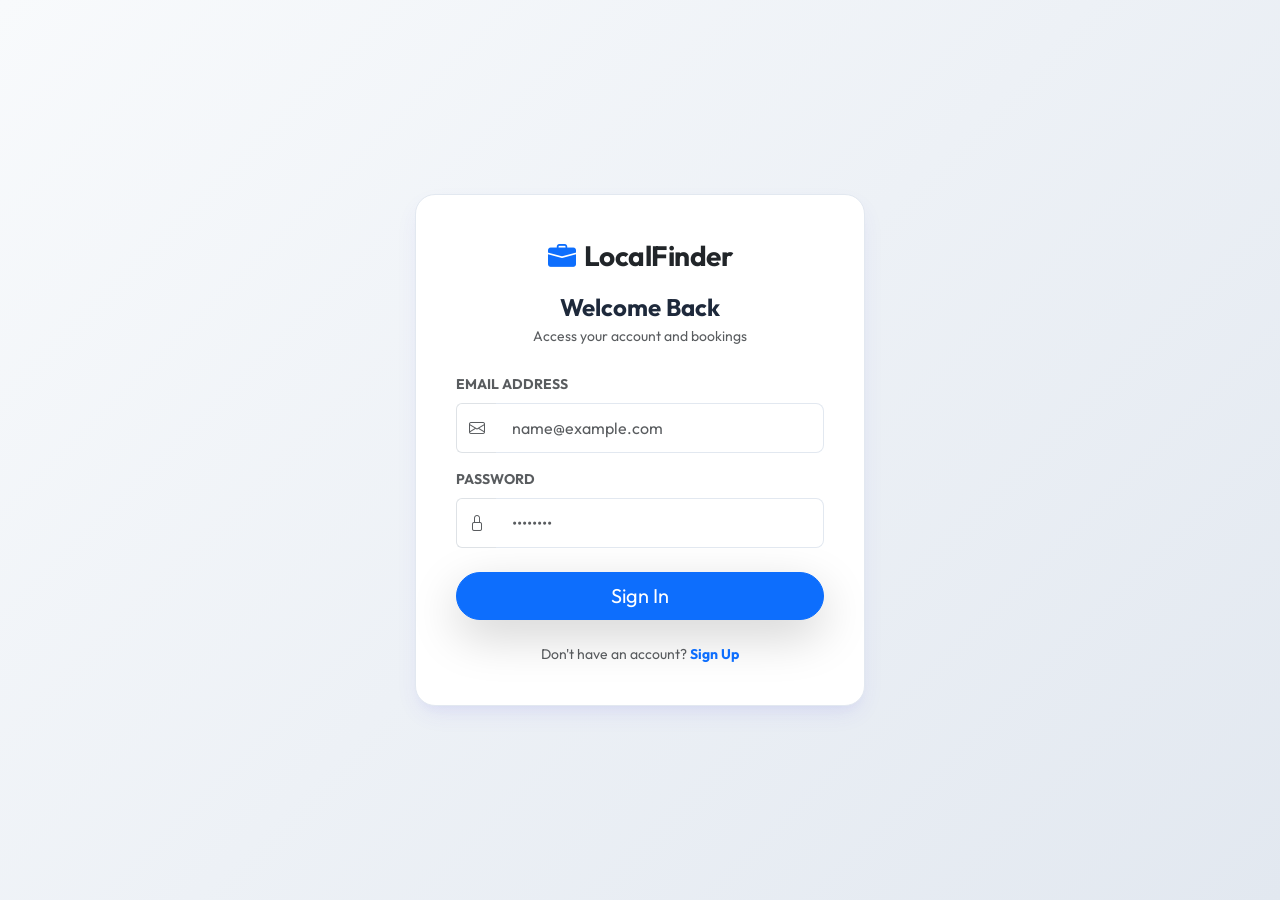
<file: src/main/resources/static/admin-dashboard.html>
<!DOCTYPE html>
<html lang="en">
<head>
    <meta charset="UTF-8">
    <meta name="viewport" content="width=device-width, initial-scale=1.0">
    <title>Admin Dashboard - Local Service Finder</title>
    <link href="https://cdn.jsdelivr.net/npm/bootstrap@5.3.0/dist/css/bootstrap.min.css" rel="stylesheet">
    <link href="https://cdn.jsdelivr.net/npm/bootstrap-icons@1.10.0/font/bootstrap-icons.css" rel="stylesheet">
    <link href="css/styles.css" rel="stylesheet">
</head>
<body>

    <!-- Header Navigation -->
    <nav class="navbar navbar-expand-lg navbar-custom sticky-top py-3">
        <div class="container">
            <a class="navbar-brand d-flex align-items-center" href="index.html">
                <i class="bi bi-briefcase-fill me-2 fs-3 text-primary"></i>
                <span>LocalFinder</span>
            </a>
            <button class="navbar-toggler border-0" type="button" data-bs-toggle="collapse" data-bs-target="#navbarNav" aria-controls="navbarNav" aria-expanded="false" aria-label="Toggle navigation">
                <span class="navbar-toggler-icon"></span>
            </button>
            <div class="collapse navbar-collapse" id="navbarNav">
                <ul class="navbar-nav me-auto mb-2 mb-lg-0">
                    <li class="nav-item"><a class="nav-link px-3" href="index.html">Home</a></li>
                    <li class="nav-item"><a class="nav-link px-3 active" href="#">Dashboard</a></li>
                </ul>
                <ul class="navbar-nav align-items-center" id="navAuthSection">
                    <!-- Dynamically loaded -->
                </ul>
            </div>
        </div>
    </nav>

    <div class="container py-5">
        <!-- Analytics Overview -->
        <div class="row g-3 mb-5">
            <div class="col-6 col-md-3">
                <div class="dashboard-card d-flex align-items-center bg-white">
                    <div class="dashboard-stat-icon bg-primary-subtle text-primary me-3"><i class="bi bi-people"></i></div>
                    <div>
                        <h4 id="statUsers" class="fw-bold mb-0">0</h4>
                        <span class="text-muted small">Registered Users</span>
                    </div>
                </div>
            </div>
            <div class="col-6 col-md-3">
                <div class="dashboard-card d-flex align-items-center bg-white">
                    <div class="dashboard-stat-icon bg-success-subtle text-success me-3"><i class="bi bi-person-check"></i></div>
                    <div>
                        <h4 id="statProviders" class="fw-bold mb-0">0</h4>
                        <span class="text-muted small">Total Providers</span>
                    </div>
                </div>
            </div>
            <div class="col-6 col-md-3">
                <div class="dashboard-card d-flex align-items-center bg-white">
                    <div class="dashboard-stat-icon bg-warning-subtle text-warning me-3"><i class="bi bi-patch-check"></i></div>
                    <div>
                        <h4 id="statPending" class="fw-bold mb-0">0</h4>
                        <span class="text-muted small">Pending Approvals</span>
                    </div>
                </div>
            </div>
            <div class="col-6 col-md-3">
                <div class="dashboard-card d-flex align-items-center bg-white">
                    <div class="dashboard-stat-icon bg-danger-subtle text-danger me-3"><i class="bi bi-chat-square-text"></i></div>
                    <div>
                        <h4 id="statComplaints" class="fw-bold mb-0">0</h4>
                        <span class="text-muted small">Open Complaints</span>
                    </div>
                </div>
            </div>
        </div>

        <div class="row">
            <!-- Sidebar Links -->
            <div class="col-lg-3 mb-4">
                <div class="list-group list-group-flush shadow-sm rounded-4 overflow-hidden border">
                    <a href="#" class="list-group-item list-group-item-action active p-3" onclick="showTab('usersTab', this)">
                        <i class="bi bi-people me-2"></i>User Accounts
                    </a>
                    <a href="#" class="list-group-item list-group-item-action p-3" onclick="showTab('approvalsTab', this)">
                        <i class="bi bi-patch-exclamation me-2"></i>Provider Approvals
                    </a>
                    <a href="#" class="list-group-item list-group-item-action p-3" onclick="showTab('categoriesTab', this)">
                        <i class="bi bi-tags me-2"></i>Manage Categories
                    </a>
                    <a href="#" class="list-group-item list-group-item-action p-3" onclick="showTab('complaintsTab', this)">
                        <i class="bi bi-exclamation-triangle me-2"></i>Complaints Ticket
                    </a>
                </div>
            </div>

            <!-- Content Area -->
            <div class="col-lg-9">
                <!-- User Accounts Tab -->
                <div id="usersTab" class="dashboard-tab animate-fade-in">
                    <h4 class="fw-bold mb-4">System User Accounts</h4>
                    <div class="card border rounded-4 overflow-hidden shadow-sm bg-white">
                        <div class="table-responsive">
                            <table class="table table-hover align-middle mb-0">
                                <thead class="table-light">
                                    <tr>
                                        <th>Name</th>
                                        <th>Email</th>
                                        <th>Role</th>
                                        <th>Status</th>
                                        <th class="text-end">Actions</th>
                                    </tr>
                                </thead>
                                <tbody id="usersTableBody">
                                    <!-- Loaded dynamically -->
                                </tbody>
                            </table>
                        </div>
                    </div>
                </div>

                <!-- Provider Approvals Tab -->
                <div id="approvalsTab" class="dashboard-tab d-none animate-fade-in">
                    <h4 class="fw-bold mb-4">Pending Provider Approvals</h4>
                    <div id="approvalsList" class="row g-3">
                        <!-- Loaded dynamically -->
                    </div>
                </div>

                <!-- Manage Categories Tab -->
                <div id="categoriesTab" class="dashboard-tab d-none animate-fade-in">
                    <div class="row g-4">
                        <div class="col-md-5">
                            <h4 class="fw-bold mb-4">Add Category</h4>
                            <div class="card p-4 border rounded-4 shadow-sm bg-white">
                                <form id="categoryForm">
                                    <div class="mb-3">
                                        <label for="catName" class="form-label small fw-bold text-muted">CATEGORY NAME</label>
                                        <input type="text" class="form-control form-control-custom" id="catName" placeholder="e.g. Plumbing" required>
                                    </div>
                                    <div class="mb-3">
                                        <label for="catIcon" class="form-label small fw-bold text-muted">ICON CLASS (BOOTSTRAP ICONS)</label>
                                        <input type="text" class="form-control form-control-custom" id="catIcon" placeholder="e.g. bi bi-droplet-fill" required>
                                    </div>
                                    <div class="mb-3">
                                        <label for="catImageUrl" class="form-label small fw-bold text-muted">IMAGE BACKGROUND URL</label>
                                        <input type="url" class="form-control form-control-custom" id="catImageUrl" placeholder="https://example.com/image.jpg" required>
                                    </div>
                                    <div class="mb-4">
                                        <label for="catDesc" class="form-label small fw-bold text-muted">DESCRIPTION</label>
                                        <textarea class="form-control form-control-custom" id="catDesc" rows="3" placeholder="Category brief details..." required></textarea>
                                    </div>
                                    <button type="submit" class="btn btn-primary w-100 rounded-pill">Create Category</button>
                                </form>
                            </div>
                        </div>
                        <div class="col-md-7">
                            <h4 class="fw-bold mb-4">Current Categories</h4>
                            <div class="card border rounded-4 overflow-hidden shadow-sm bg-white">
                                <div class="table-responsive">
                                    <table class="table table-hover align-middle mb-0">
                                        <thead class="table-light">
                                            <tr>
                                                <th>Category</th>
                                                <th>Icon</th>
                                                <th class="text-end">Actions</th>
                                            </tr>
                                        </thead>
                                        <tbody id="categoriesTableBody">
                                            <!-- Loaded dynamically -->
                                        </tbody>
                                    </table>
                                </div>
                            </div>
                        </div>
                    </div>
                </div>

                <!-- Complaints Tab -->
                <div id="complaintsTab" class="dashboard-tab d-none animate-fade-in">
                    <h4 class="fw-bold mb-4">Support & Complaint Tickets</h4>
                    <div id="complaintsList" class="row g-3">
                        <!-- Loaded dynamically -->
                    </div>
                </div>
            </div>
        </div>
    </div>

    <!-- Scripts -->
    <script src="https://cdn.jsdelivr.net/npm/bootstrap@5.3.0/dist/js/bootstrap.bundle.min.js"></script>
    <script src="js/auth.js"></script>
    <script>
        guardRoute("ADMIN");

        document.addEventListener("DOMContentLoaded", function() {
            loadDashboardStats();
            loadUsers();
            loadPendingProviders();
            loadCategories();
            loadComplaints();

            document.getElementById("categoryForm").addEventListener("submit", function(e) {
                e.preventDefault();
                saveCategory();
            });
        });

        function showTab(tabId, el) {
            document.querySelectorAll(".dashboard-tab").forEach(tab => tab.classList.add("d-none"));
            document.getElementById(tabId).classList.remove("d-none");
            el.parentElement.querySelectorAll(".list-group-item").forEach(item => item.classList.remove("active"));
            el.classList.add("active");
        }

        function loadDashboardStats() {
            fetch("/api/admin/stats", { headers: getHeaders() })
                .then(res => res.json())
                .then(stats => {
                    document.getElementById("statUsers").textContent = stats.totalUsers;
                    document.getElementById("statProviders").textContent = stats.totalProviders;
                    document.getElementById("statPending").textContent = stats.pendingApprovals;
                    document.getElementById("statComplaints").textContent = stats.activeComplaints;
                });
        }

        function loadUsers() {
            fetch("/api/admin/users", { headers: getHeaders() })
                .then(res => res.json())
                .then(users => {
                    const tbody = document.getElementById("usersTableBody");
                    tbody.innerHTML = "";

                    users.forEach(u => {
                        let statusBadge = u.status === "ACTIVE" ? `<span class="badge bg-success-subtle text-success">Active</span>` : `<span class="badge bg-danger-subtle text-danger">Suspended</span>`;
                        let actionBtn = "";
                        
                        if (u.role !== "ADMIN") {
                            if (u.status === "ACTIVE") {
                                actionBtn = `<button class="btn btn-sm btn-outline-danger px-3 rounded-pill" onclick="updateUserStatus('${u.id}', 'SUSPENDED')">Suspend</button>`;
                            } else {
                                actionBtn = `<button class="btn btn-sm btn-outline-success px-3 rounded-pill" onclick="updateUserStatus('${u.id}', 'ACTIVE')">Activate</button>`;
                            }
                        }

                        const tr = `
                            <tr>
                                <td>
                                    <div class="d-flex align-items-center">
                                        <img src="${u.profileImage || 'https://images.unsplash.com/photo-1500648767791-00dcc994a43e?w=150'}" class="rounded-circle me-2" width="30" height="30" style="object-fit:cover;">
                                        <span>${u.fullName}</span>
                                    </div>
                                </td>
                                <td>${u.email}</td>
                                <td><span class="badge bg-light text-dark">${u.role}</span></td>
                                <td>${statusBadge}</td>
                                <td class="text-end">${actionBtn}</td>
                            </tr>
                        `;
                        tbody.innerHTML += tr;
                    });
                });
        }

        function updateUserStatus(userId, status) {
            fetch(`/api/admin/users/${userId}/status`, {
                method: "PUT",
                headers: getHeaders(),
                body: JSON.stringify({ status })
            })
            .then(res => res.json())
            .then(() => {
                loadUsers();
                loadDashboardStats();
            });
        }

        function loadPendingProviders() {
            fetch("/api/admin/providers", { headers: getHeaders() })
                .then(res => res.json())
                .then(providers => {
                    const list = document.getElementById("approvalsList");
                    list.innerHTML = "";

                    const pending = providers.filter(p => !p.isApproved);

                    if (pending.length === 0) {
                        list.innerHTML = `<p class="text-muted text-center py-4">No pending provider approvals.</p>`;
                        return;
                    }

                    pending.forEach(p => {
                        const card = `
                            <div class="col-12 col-md-6 animate-fade-in">
                                <div class="card p-4 border rounded-4 shadow-sm bg-white">
                                    <div class="d-flex justify-content-between align-items-start mb-3">
                                        <div>
                                            <h5 class="fw-bold mb-1">${p.businessName || p.user.fullName}</h5>
                                            <span class="text-muted small"><i class="bi bi-geo-alt me-1"></i>${p.city}</span>
                                        </div>
                                        <button class="btn btn-primary btn-sm rounded-pill px-3" onclick="approveProvider('${p.id}')">Approve Account</button>
                                    </div>
                                    <p class="text-muted small mb-2">${p.bio || 'No bio provided.'}</p>
                                    <div class="row g-2 border-top pt-2">
                                        <div class="col-6 text-muted small">Experience: <strong>${p.yearsOfExperience} yrs</strong></div>
                                        <div class="col-6 text-muted small">WhatsApp: <strong>${p.whatsappNumber}</strong></div>
                                    </div>
                                </div>
                            </div>
                        `;
                        list.innerHTML += card;
                    });
                });
        }

        function approveProvider(id) {
            fetch(`/api/admin/providers/${id}/approve`, {
                method: "PUT",
                headers: getHeaders()
            })
            .then(res => res.json())
            .then(() => {
                loadPendingProviders();
                loadDashboardStats();
            });
        }

        function loadCategories() {
            fetch("/api/categories")
                .then(res => res.json())
                .then(categories => {
                    const tbody = document.getElementById("categoriesTableBody");
                    tbody.innerHTML = "";

                    categories.forEach(c => {
                        const tr = `
                            <tr>
                                <td><strong>${c.name}</strong></td>
                                <td><i class="${c.iconClass || 'bi bi-tools'} fs-5"></i></td>
                                <td class="text-end">
                                    <button class="btn btn-sm btn-outline-danger rounded-pill" onclick="deleteCategory(${c.id})"><i class="bi bi-trash"></i></button>
                                </td>
                            </tr>
                        `;
                        tbody.innerHTML += tr;
                    });
                });
        }

        function saveCategory() {
            const name = document.getElementById("catName").value;
            const iconClass = document.getElementById("catIcon").value;
            const imageUrl = document.getElementById("catImageUrl").value;
            const description = document.getElementById("catDesc").value;

            fetch("/api/admin/categories", {
                method: "POST",
                headers: getHeaders(),
                body: JSON.stringify({ name, iconClass, imageUrl, description })
            })
            .then(res => res.json())
            .then(() => {
                document.getElementById("categoryForm").reset();
                loadCategories();
                loadDashboardStats();
            })
            .catch(err => alert("Error adding: " + err.message));
        }

        function deleteCategory(id) {
            if (!confirm("Are you sure? This will delete the category!")) return;
            fetch(`/api/admin/categories/${id}`, {
                method: "DELETE",
                headers: getHeaders()
            })
            .then(() => {
                loadCategories();
                loadDashboardStats();
            });
        }

        function loadComplaints() {
            fetch("/api/admin/feedback", { headers: getHeaders() })
                .then(res => res.json())
                .then(tickets => {
                    const list = document.getElementById("complaintsList");
                    list.innerHTML = "";

                    if (tickets.length === 0) {
                        list.innerHTML = `<p class="text-muted text-center py-4">No complaint tickets logged.</p>`;
                        return;
                    }

                    tickets.forEach(t => {
                        const isPending = t.status === "PENDING";
                        const statusClass = isPending ? "badge bg-warning-subtle text-warning" : "badge bg-success-subtle text-success";
                        const actionBtn = isPending ? `<button class="btn btn-sm btn-outline-success rounded-pill px-3" onclick="resolveTicket(${t.id})">Mark Resolved</button>` : "";

                        const card = `
                            <div class="col-12 animate-fade-in">
                                <div class="card p-3 border rounded-3 shadow-sm bg-white">
                                    <div class="d-flex justify-content-between align-items-start mb-2">
                                        <div>
                                            <h6 class="fw-bold mb-1">${t.subject}</h6>
                                            <span class="text-muted small">From: <strong>${t.user.fullName}</strong> (${t.user.email})</span>
                                        </div>
                                        <div>
                                            <span class="${statusClass} px-2 py-1 rounded me-2">${t.status}</span>
                                            ${actionBtn}
                                        </div>
                                    </div>
                                    <p class="text-muted small mb-0">${t.message}</p>
                                </div>
                            </div>
                        `;
                        list.innerHTML += card;
                    });
                });
        }

        function resolveTicket(id) {
            fetch(`/api/admin/feedback/${id}/resolve`, {
                method: "PUT",
                headers: getHeaders()
            })
            .then(res => res.json())
            .then(() => {
                loadComplaints();
                loadDashboardStats();
            });
        }
    </script>
</body>
</html>
</file>
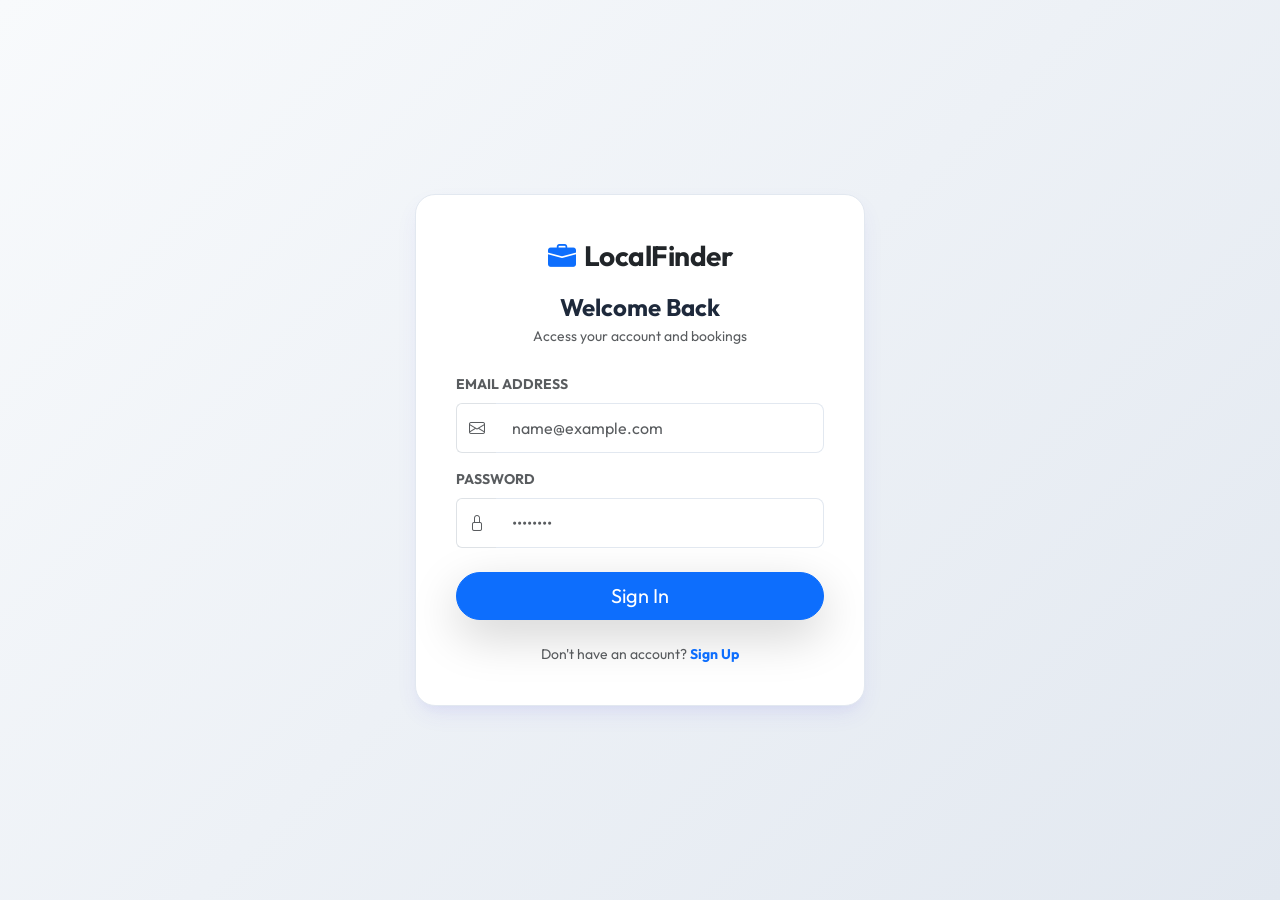
<file: src/main/resources/static/login.html>
<!DOCTYPE html>
<html lang="en">
<head>
    <meta charset="UTF-8">
    <meta name="viewport" content="width=device-width, initial-scale=1.0">
    <title>Login - Local Service Finder</title>
    <link href="https://cdn.jsdelivr.net/npm/bootstrap@5.3.0/dist/css/bootstrap.min.css" rel="stylesheet">
    <link href="https://cdn.jsdelivr.net/npm/bootstrap-icons@1.10.0/font/bootstrap-icons.css" rel="stylesheet">
    <link href="css/styles.css" rel="stylesheet">
    <style>
        .login-container {
            min-height: 100vh;
            display: flex;
            align-items: center;
            justify-content: center;
            background: linear-gradient(135deg, #f8fafc 0%, #e2e8f0 100%);
        }
        .login-card {
            background: white;
            border: 1px solid var(--border);
            border-radius: 20px;
            box-shadow: var(--shadow-lg);
            overflow: hidden;
            width: 100%;
            max-width: 450px;
            padding: 40px;
            animation: fadeIn 0.4s ease forwards;
        }
    </style>
</head>
<body>

    <div class="login-container">
        <div class="login-card">
            <div class="text-center mb-4">
                <a class="navbar-brand d-inline-flex align-items-center mb-3 fs-3" href="index.html">
                    <i class="bi bi-briefcase-fill me-2 text-primary"></i>
                    <span class="fw-bold text-dark">LocalFinder</span>
                </a>
                <h4 class="fw-bold mb-1">Welcome Back</h4>
                <p class="text-muted small">Access your account and bookings</p>
            </div>

            <div id="alertBox" class="alert alert-danger d-none" role="alert"></div>

            <form id="loginForm">
                <div class="mb-3">
                    <label for="email" class="form-label small fw-bold text-muted">EMAIL ADDRESS</label>
                    <div class="input-group">
                        <span class="input-group-text bg-white border-end-0"><i class="bi bi-envelope text-muted"></i></span>
                        <input type="email" class="form-control form-control-custom border-start-0" id="email" placeholder="name@example.com" required>
                    </div>
                </div>
                <div class="mb-4">
                    <div class="d-flex justify-content-between">
                        <label for="password" class="form-label small fw-bold text-muted">PASSWORD</label>
                    </div>
                    <div class="input-group">
                        <span class="input-group-text bg-white border-end-0"><i class="bi bi-lock text-muted"></i></span>
                        <input type="password" class="form-control form-control-custom border-start-0" id="password" placeholder="••••••••" required>
                    </div>
                </div>
                
                <div class="d-grid mb-3">
                    <button type="submit" class="btn btn-primary btn-lg rounded-pill shadow-lg">Sign In</button>
                </div>

                <div class="text-center mt-4">
                    <p class="text-muted small mb-0">Don't have an account? <a href="register.html" class="fw-bold text-primary text-decoration-none">Sign Up</a></p>
                </div>
            </form>
        </div>
    </div>

    <!-- Script loading -->
    <script src="js/auth.js"></script>
    <script>
        document.addEventListener("DOMContentLoaded", function() {
            // Re-route if already logged in
            if (isLoggedIn()) {
                const user = getUser();
                if (user.role === "ADMIN") window.location.href = "admin-dashboard.html";
                else if (user.role === "PROVIDER") window.location.href = "provider-dashboard.html";
                else window.location.href = "user-dashboard.html";
            }

            document.getElementById("loginForm").addEventListener("submit", function(e) {
                e.preventDefault();
                const email = document.getElementById("email").value;
                const password = document.getElementById("password").value;

                const alertBox = document.getElementById("alertBox");
                alertBox.classList.add("d-none");

                fetch("/api/auth/login", {
                    method: "POST",
                    headers: {
                        "Content-Type": "application/json"
                    },
                    body: JSON.stringify({ email, password })
                })
                .then(res => {
                    if (!res.ok) {
                        return res.json().then(err => { throw new Error(err.error || "Authentication failed") });
                    }
                    return res.json();
                })
                .then(data => {
                    // Set JWT session
                    setSession(data.token, {
                        id: data.userId,
                        email: data.email,
                        name: data.name,
                        role: data.role,
                        isApproved: data.isApproved
                    });

                    // Redirect to respective dashboard
                    if (data.role === "ADMIN") {
                        window.location.href = "admin-dashboard.html";
                    } else if (data.role === "PROVIDER") {
                        window.location.href = "provider-dashboard.html";
                    } else {
                        // Check if redirect query exists
                        const params = new URLSearchParams(window.location.search);
                        const redirect = params.get("redirect");
                        window.location.href = redirect ? decodeURIComponent(redirect) : "user-dashboard.html";
                    }
                })
                .catch(err => {
                    alertBox.textContent = err.message;
                    alertBox.classList.remove("d-none");
                });
            });
        });
    </script>
</body>
</html>
</file>
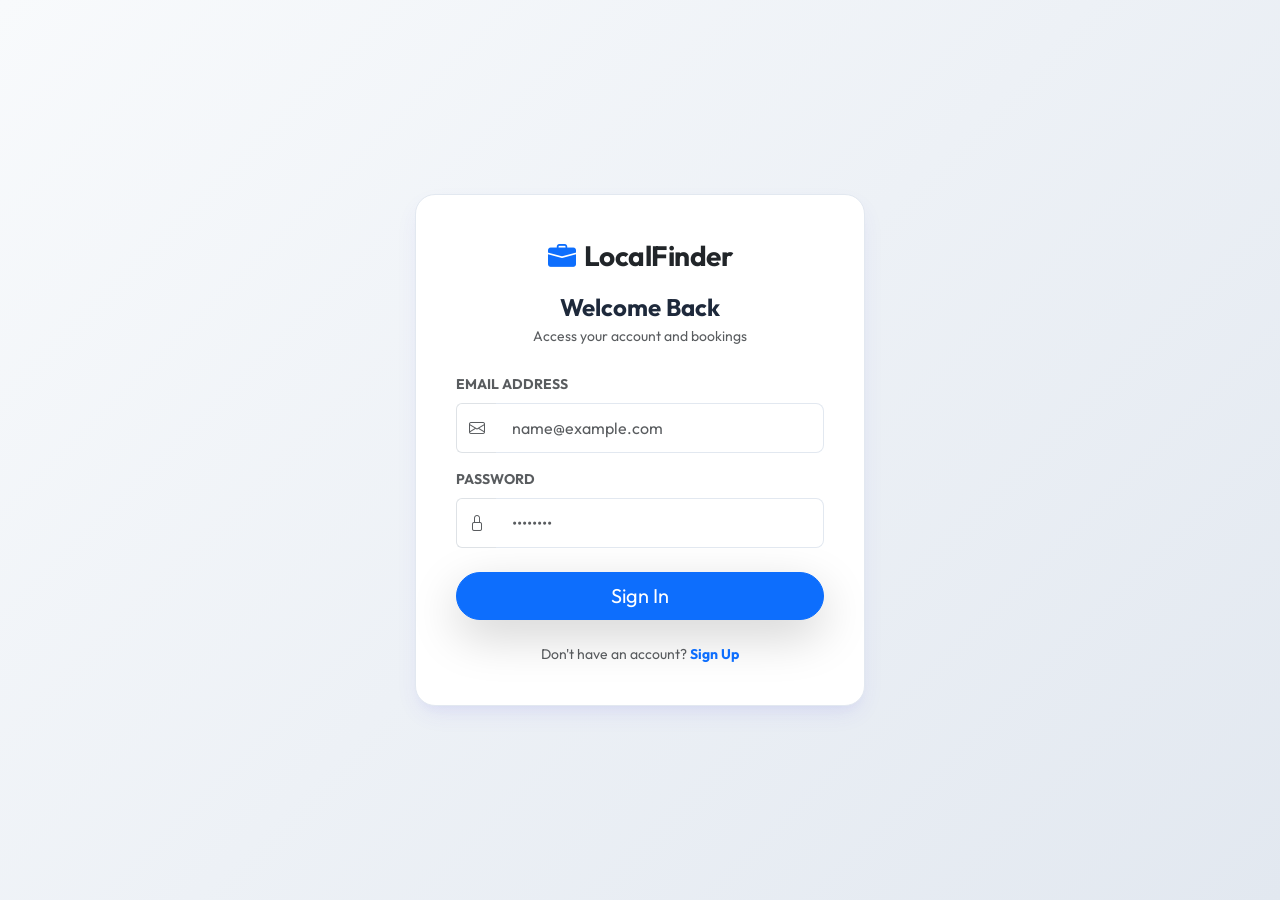
<file: src/main/resources/static/provider-dashboard.html>
<!DOCTYPE html>
<html lang="en">
<head>
    <meta charset="UTF-8">
    <meta name="viewport" content="width=device-width, initial-scale=1.0">
    <title>Provider Dashboard - Local Service Finder</title>
    <link href="https://cdn.jsdelivr.net/npm/bootstrap@5.3.0/dist/css/bootstrap.min.css" rel="stylesheet">
    <link href="https://cdn.jsdelivr.net/npm/bootstrap-icons@1.10.0/font/bootstrap-icons.css" rel="stylesheet">
    <link href="css/styles.css" rel="stylesheet">
</head>
<body>

    <!-- Header Navigation -->
    <nav class="navbar navbar-expand-lg navbar-custom sticky-top py-3">
        <div class="container">
            <a class="navbar-brand d-flex align-items-center" href="index.html">
                <i class="bi bi-briefcase-fill me-2 fs-3 text-primary"></i>
                <span>LocalFinder</span>
            </a>
            <button class="navbar-toggler border-0" type="button" data-bs-toggle="collapse" data-bs-target="#navbarNav" aria-controls="navbarNav" aria-expanded="false" aria-label="Toggle navigation">
                <span class="navbar-toggler-icon"></span>
            </button>
            <div class="collapse navbar-collapse" id="navbarNav">
                <ul class="navbar-nav me-auto mb-2 mb-lg-0">
                    <li class="nav-item"><a class="nav-link px-3" href="index.html">Home</a></li>
                    <li class="nav-item"><a class="nav-link px-3 active" href="#">Dashboard</a></li>
                </ul>
                <ul class="navbar-nav align-items-center" id="navAuthSection">
                    <!-- Loaded dynamically -->
                </ul>
            </div>
        </div>
    </nav>

    <!-- Verification Warning Banner -->
    <div id="approvalBanner" class="alert alert-warning border-0 rounded-0 d-none text-center py-3" role="alert">
        <i class="bi bi-exclamation-triangle-fill me-2 fs-5"></i>
        <strong>Account Verification Pending:</strong> Your business profile is under review by administrator. You cannot add services or accept client requests until approved.
    </div>

    <div class="container py-5">
        <!-- Stats Row -->
        <div class="row g-3 mb-5">
            <div class="col-md-4">
                <div class="dashboard-card d-flex align-items-center">
                    <div class="dashboard-stat-icon bg-primary-subtle text-primary me-3">
                        <i class="bi bi-calendar2-check"></i>
                    </div>
                    <div>
                        <h3 id="statTotalBookings" class="fw-bold mb-0">0</h3>
                        <span class="text-muted small">Total Bookings</span>
                    </div>
                </div>
            </div>
            <div class="col-md-4">
                <div class="dashboard-card d-flex align-items-center">
                    <div class="dashboard-stat-icon bg-info-subtle text-info me-3">
                        <i class="bi bi-tools"></i>
                    </div>
                    <div>
                        <h3 id="statTotalServices" class="fw-bold mb-0">0</h3>
                        <span class="text-muted small">Listed Services</span>
                    </div>
                </div>
            </div>
            <div class="col-md-4">
                <div class="dashboard-card d-flex align-items-center">
                    <div class="dashboard-stat-icon bg-warning-subtle text-warning me-3">
                        <i class="bi bi-star-fill"></i>
                    </div>
                    <div>
                        <h3 id="statAvgRating" class="fw-bold mb-0">0.0</h3>
                        <span class="text-muted small">Average Rating</span>
                    </div>
                </div>
            </div>
        </div>

        <div class="row">
            <!-- Sidebar -->
            <div class="col-lg-3 mb-4">
                <div class="dashboard-card text-center mb-3">
                    <img id="providerAvatar" src="https://images.unsplash.com/photo-1560250097-0b93528c311a?w=150" class="rounded-circle mb-3 border border-3 border-primary" width="100" height="100" style="object-fit: cover;">
                    <h5 id="providerBusinessName" class="fw-bold mb-1">Business Name</h5>
                    <p class="text-muted small mb-0">Service Provider</p>
                </div>
                <div class="list-group list-group-flush shadow-sm rounded-4 overflow-hidden border">
                    <a href="#" class="list-group-item list-group-item-action active p-3" onclick="showTab('jobsTab', this)">
                        <i class="bi bi-briefcase me-2"></i>Job Requests
                    </a>
                    <a href="#" class="list-group-item list-group-item-action p-3" onclick="showTab('servicesTab', this)">
                        <i class="bi bi-card-checklist me-2"></i>My Services
                    </a>
                    <a href="#" class="list-group-item list-group-item-action p-3" onclick="showTab('reviewsTab', this)">
                        <i class="bi bi-star me-2"></i>Customer Reviews
                    </a>
                    <a href="#" class="list-group-item list-group-item-action p-3" onclick="showTab('profileTab', this)">
                        <i class="bi bi-shop-window me-2"></i>Business Profile
                    </a>
                </div>
            </div>

            <!-- Content Area -->
            <div class="col-lg-9">
                <!-- Jobs Tab -->
                <div id="jobsTab" class="dashboard-tab animate-fade-in">
                    <h4 class="fw-bold mb-4">Customer Job Requests</h4>
                    <div id="jobsList" class="row g-3">
                        <!-- Loaded dynamically -->
                    </div>
                </div>

                <!-- Services Tab -->
                <div id="servicesTab" class="dashboard-tab d-none animate-fade-in">
                    <div class="d-flex justify-content-between align-items-center mb-4">
                        <h4 class="fw-bold mb-0">My Service Offerings</h4>
                        <button id="addServiceBtn" class="btn btn-primary rounded-pill btn-sm px-3" data-bs-toggle="modal" data-bs-target="#serviceModal">Add Service</button>
                    </div>
                    <div id="servicesList" class="row g-3">
                        <!-- Loaded dynamically -->
                    </div>
                </div>

                <!-- Reviews Tab -->
                <div id="reviewsTab" class="dashboard-tab d-none animate-fade-in">
                    <h4 class="fw-bold mb-4">Customer Reviews</h4>
                    <div id="reviewsList" class="row g-3">
                        <!-- Loaded dynamically -->
                    </div>
                </div>

                <!-- Business Profile Tab -->
                <div id="profileTab" class="dashboard-tab d-none animate-fade-in">
                    <h4 class="fw-bold mb-4">Update Business Profile</h4>
                    <div class="card p-4 border rounded-4 shadow-sm">
                        <div id="profileAlert" class="alert alert-success d-none"></div>
                        <form id="profileForm" class="row g-3">
                            <div class="col-md-6">
                                <label for="fullName" class="form-label small fw-bold text-muted">PROVIDER FULL NAME</label>
                                <input type="text" class="form-control form-control-custom" id="fullName" required>
                            </div>
                            <div class="col-md-6">
                                <label for="phone" class="form-label small fw-bold text-muted">PHONE NUMBER</label>
                                <input type="text" class="form-control form-control-custom" id="phone" required>
                            </div>
                            <div class="col-md-6">
                                <label for="businessName" class="form-label small fw-bold text-muted">BUSINESS NAME</label>
                                <input type="text" class="form-control form-control-custom" id="businessName" required>
                            </div>
                            <div class="col-md-6">
                                <label for="whatsappNumber" class="form-label small fw-bold text-muted">WHATSAPP CONTACT NUMBER</label>
                                <input type="text" class="form-control form-control-custom" id="whatsappNumber" required>
                            </div>
                            <div class="col-md-6">
                                <label for="city" class="form-label small fw-bold text-muted">CITY</label>
                                <input type="text" class="form-control form-control-custom" id="city" required>
                            </div>
                            <div class="col-md-6">
                                <label for="yearsOfExperience" class="form-label small fw-bold text-muted">YEARS OF EXPERIENCE</label>
                                <input type="number" class="form-control form-control-custom" id="yearsOfExperience" min="0">
                            </div>
                            <div class="col-12">
                                <label for="address" class="form-label small fw-bold text-muted">BUSINESS ADDRESS</label>
                                <input type="text" class="form-control form-control-custom" id="address" required>
                            </div>
                            <div class="col-12">
                                <label for="bio" class="form-label small fw-bold text-muted">BIO / BUSINESS DESCRIPTION</label>
                                <textarea class="form-control form-control-custom" id="bio" rows="3"></textarea>
                            </div>
                            <div class="col-12">
                                <button type="submit" class="btn btn-primary px-4 rounded-pill">Save Profile</button>
                            </div>
                        </form>
                    </div>
                </div>
            </div>
        </div>
    </div>

    <!-- Service Creation Modal -->
    <div class="modal fade" id="serviceModal" tabindex="-1" aria-labelledby="serviceModalLabel" aria-hidden="true">
        <div class="modal-dialog modal-dialog-centered">
            <div class="modal-content rounded-4 border-0 shadow-lg">
                <div class="modal-header border-0 pb-0">
                    <h5 class="modal-title fw-bold" id="serviceModalLabel">Add Service Listing</h5>
                    <button type="button" class="btn-close" data-bs-dismiss="modal" aria-label="Close"></button>
                </div>
                <form id="serviceForm">
                    <div class="modal-body">
                        <input type="hidden" id="serviceId">
                        <div class="mb-3">
                            <label for="serviceCategory" class="form-label small fw-bold text-muted">SERVICE CATEGORY</label>
                            <select id="serviceCategory" class="form-select form-control-custom" required>
                                <!-- Categories dynamically loaded -->
                            </select>
                        </div>
                        <div class="mb-3">
                            <label for="serviceTitle" class="form-label small fw-bold text-muted">SERVICE TITLE</label>
                            <input type="text" class="form-control form-control-custom" id="serviceTitle" placeholder="e.g. Toilet Repair, Kitchen Deep Clean" required>
                        </div>
                        <div class="row g-3 mb-3">
                            <div class="col-md-6">
                                <label for="servicePrice" class="form-label small fw-bold text-muted">PRICE RATE (₹)</label>
                                <input type="number" step="0.01" class="form-control form-control-custom" id="servicePrice" required>
                            </div>
                            <div class="col-md-6">
                                <label for="serviceDuration" class="form-label small fw-bold text-muted">CHARGE UNIT</label>
                                <select id="serviceDuration" class="form-select form-control-custom" required>
                                    <option value="Per Hour">Per Hour</option>
                                    <option value="Per Service">Per Service</option>
                                    <option value="Fixed Price">Fixed Price</option>
                                </select>
                            </div>
                        </div>
                        <div class="mb-3">
                            <label for="serviceDescription" class="form-label small fw-bold text-muted">SERVICE DETAILS</label>
                            <textarea class="form-control form-control-custom" id="serviceDescription" rows="4" placeholder="Detail what is included in this price rate..." required></textarea>
                        </div>
                    </div>
                    <div class="modal-footer border-0 pt-0">
                        <button type="button" class="btn btn-secondary rounded-pill px-3" data-bs-dismiss="modal">Close</button>
                        <button type="submit" class="btn btn-primary rounded-pill px-4">Save Listing</button>
                    </div>
                </form>
            </div>
        </div>
    </div>

    <!-- Scripts -->
    <script src="https://cdn.jsdelivr.net/npm/bootstrap@5.3.0/dist/js/bootstrap.bundle.min.js"></script>
    <script src="js/auth.js"></script>
    <script>
        guardRoute("PROVIDER");

        document.addEventListener("DOMContentLoaded", function() {
            loadProviderProfile();
            loadProviderBookings();
            loadProviderServices();
            loadProviderReviews();
            loadCategoryOptions();

            document.getElementById("profileForm").addEventListener("submit", function(e) {
                e.preventDefault();
                updateProfile();
            });

            document.getElementById("serviceForm").addEventListener("submit", function(e) {
                e.preventDefault();
                saveService();
            });
        });

        function showTab(tabId, el) {
            document.querySelectorAll(".dashboard-tab").forEach(tab => tab.classList.add("d-none"));
            document.getElementById(tabId).classList.remove("d-none");
            el.parentElement.querySelectorAll(".list-group-item").forEach(item => item.classList.remove("active"));
            el.classList.add("active");
        }

        let isApproved = false;

        function loadProviderProfile() {
            fetch("/api/provider/profile", { headers: getHeaders() })
                .then(res => res.json())
                .then(p => {
                    isApproved = p.isApproved;
                    
                    if (!isApproved) {
                        document.getElementById("approvalBanner").classList.remove("d-none");
                        document.getElementById("addServiceBtn").disabled = true;
                    } else {
                        document.getElementById("approvalBanner").classList.add("d-none");
                    }

                    document.getElementById("providerBusinessName").textContent = p.businessName || p.user.fullName;
                    document.getElementById("fullName").value = p.user.fullName;
                    document.getElementById("phone").value = p.user.phone || "";
                    document.getElementById("businessName").value = p.businessName || "";
                    document.getElementById("whatsappNumber").value = p.whatsappNumber || "";
                    document.getElementById("city").value = p.city || "";
                    document.getElementById("yearsOfExperience").value = p.yearsOfExperience || 0;
                    document.getElementById("address").value = p.address || "";
                    document.getElementById("bio").value = p.bio || "";
                    
                    if (p.user.profileImage) {
                        document.getElementById("providerAvatar").src = p.user.profileImage;
                    }
                });
        }

        function loadProviderBookings() {
            fetch("/api/provider/bookings", { headers: getHeaders() })
                .then(res => res.json())
                .then(bookings => {
                    document.getElementById("statTotalBookings").textContent = bookings.length;
                    const list = document.getElementById("jobsList");
                    list.innerHTML = "";

                    if (bookings.length === 0) {
                        list.innerHTML = `<p class="text-center text-muted py-5">No client booking requests received yet.</p>`;
                        return;
                    }

                    bookings.forEach(b => {
                        let statusClass = "badge-pending";
                        if (b.status === "ACCEPTED") statusClass = "badge-accepted";
                        else if (b.status === "COMPLETED") statusClass = "badge-completed";
                        else if (b.status === "CANCELLED") statusClass = "badge-cancelled";
                        else if (b.status === "REJECTED") statusClass = "badge-rejected";

                        let actions = "";
                        if (b.status === "PENDING" && isApproved) {
                            actions = `
                                <button class="btn btn-sm btn-primary rounded-pill px-3 me-2" onclick="changeStatus(${b.id}, 'ACCEPTED')">Accept</button>
                                <button class="btn btn-sm btn-outline-danger rounded-pill px-3" onclick="changeStatus(${b.id}, 'REJECTED')">Reject</button>
                            `;
                        } else if (b.status === "ACCEPTED" && isApproved) {
                            actions = `<button class="btn btn-sm btn-success rounded-pill px-3" onclick="changeStatus(${b.id}, 'COMPLETED')">Complete Job</button>`;
                        }

                        const card = `
                            <div class="col-12">
                                <div class="card p-4 border rounded-4 shadow-sm animate-fade-in">
                                    <div class="row align-items-center">
                                        <div class="col-md-6">
                                            <span class="badge ${statusClass} px-3 py-2 rounded-pill mb-2">${b.status}</span>
                                            <h5 class="fw-bold mb-1">${b.service.title}</h5>
                                            <p class="text-muted small mb-1"><i class="bi bi-person me-1"></i>Client: <strong>${b.user.fullName}</strong> (${b.user.email})</p>
                                            <p class="text-muted small mb-0"><i class="bi bi-calendar2-event me-1"></i>Schedule Date: ${new Date(b.bookingDate).toLocaleString()}</p>
                                        </div>
                                        <div class="col-md-3 text-md-center py-2 py-md-0">
                                            <span class="text-muted small d-block">TOTAL PRICE</span>
                                            <h4 class="fw-bold text-primary mb-0">₹${b.totalPrice}</h4>
                                        </div>
                                        <div class="col-md-3 text-md-end">
                                            ${actions}
                                        </div>
                                    </div>
                                    ${b.notes ? `<div class="mt-3 p-2 bg-light rounded text-muted small"><i class="bi bi-sticky me-2"></i>Notes: ${b.notes}</div>` : ''}
                                </div>
                            </div>
                        `;
                        list.innerHTML += card;
                    });
                });
        }

        function changeStatus(bookingId, status) {
            fetch(`/api/provider/bookings/${bookingId}/status`, {
                method: "PUT",
                headers: getHeaders(),
                body: JSON.stringify({ status })
            })
            .then(res => res.json())
            .then(() => {
                loadProviderBookings();
            })
            .catch(err => alert("Error: " + err.message));
        }

        function loadProviderServices() {
            // Retrieve based on currently logged in user UUID
            const user = getUser();
            fetch(`/api/services/provider/${user.id}`)
                .then(res => res.json())
                .then(services => {
                    document.getElementById("statTotalServices").textContent = services.length;
                    const list = document.getElementById("servicesList");
                    list.innerHTML = "";

                    if (services.length === 0) {
                        list.innerHTML = `<p class="text-center text-muted py-5">You haven't listed any services yet.</p>`;
                        return;
                    }

                    services.forEach(s => {
                        const card = `
                            <div class="col-md-6 animate-fade-in">
                                <div class="card p-4 border rounded-4 shadow-sm h-100 d-flex flex-column justify-content-between">
                                    <div>
                                        <div class="d-flex justify-content-between align-items-start mb-2">
                                            <h5 class="fw-bold mb-0">${s.title}</h5>
                                            <span class="badge bg-primary-subtle text-primary">${s.category.name}</span>
                                        </div>
                                        <p class="text-muted small">${s.description}</p>
                                    </div>
                                    <div>
                                        <hr>
                                        <div class="d-flex justify-content-between align-items-center">
                                            <h5 class="fw-bold text-primary mb-0">₹${s.priceRate} <span class="small text-muted font-normal">/${s.duration}</span></h5>
                                            <div>
                                                <button class="btn btn-sm btn-outline-primary rounded-pill px-2 me-1" onclick="openEditService(${s.id}, ${s.category.id}, '${s.title.replace(/'/g, "\\'")}', '${s.description.replace(/'/g, "\\'")}', ${s.priceRate}, '${s.duration}')"><i class="bi bi-pencil"></i></button>
                                                <button class="btn btn-sm btn-outline-danger rounded-pill px-2" onclick="deleteService(${s.id})"><i class="bi bi-trash"></i></button>
                                            </div>
                                        </div>
                                    </div>
                                </div>
                            </div>
                        `;
                        list.innerHTML += card;
                    });
                });
        }

        function loadCategoryOptions() {
            fetch("/api/categories")
                .then(res => res.json())
                .then(data => {
                    const select = document.getElementById("serviceCategory");
                    select.innerHTML = "";
                    data.forEach(cat => {
                        const opt = document.createElement("option");
                        opt.value = cat.id;
                        opt.textContent = cat.name;
                        select.appendChild(opt);
                    });
                });
        }

        function openEditService(id, catId, title, desc, price, duration) {
            document.getElementById("serviceId").value = id;
            document.getElementById("serviceCategory").value = catId;
            document.getElementById("serviceTitle").value = title;
            document.getElementById("servicePrice").value = price;
            document.getElementById("serviceDuration").value = duration;
            document.getElementById("serviceDescription").value = desc;
            document.getElementById("serviceModalLabel").textContent = "Edit Service Listing";
            new bootstrap.Modal(document.getElementById('serviceModal')).show();
        }

        // Reset service modal on close
        document.getElementById("serviceModal").addEventListener("hidden.bs.modal", function () {
            document.getElementById("serviceId").value = "";
            document.getElementById("serviceForm").reset();
            document.getElementById("serviceModalLabel").textContent = "Add Service Listing";
        });

        function saveService() {
            const serviceId = document.getElementById("serviceId").value;
            const categoryId = document.getElementById("serviceCategory").value;
            const title = document.getElementById("serviceTitle").value;
            const priceRate = parseFloat(document.getElementById("servicePrice").value);
            const duration = document.getElementById("serviceDuration").value;
            const description = document.getElementById("serviceDescription").value;

            const payload = { categoryId, title, priceRate, duration, description };

            let url = "/api/provider/services";
            let method = "POST";

            if (serviceId) {
                url = `/api/provider/services/${serviceId}`;
                method = "PUT";
            }

            fetch(url, {
                method: method,
                headers: getHeaders(),
                body: JSON.stringify(payload)
            })
            .then(res => {
                if (!res.ok) throw new Error("Save operation failed.");
                return res.json();
            })
            .then(() => {
                bootstrap.Modal.getInstance(document.getElementById('serviceModal')).hide();
                loadProviderServices();
            })
            .catch(err => alert(err.message));
        }

        function deleteService(id) {
            if (!confirm("Are you sure you want to delete this listing?")) return;
            fetch(`/api/provider/services/${id}`, {
                method: "DELETE",
                headers: getHeaders()
            })
            .then(() => {
                loadProviderServices();
            })
            .catch(err => alert(err.message));
        }

        function loadProviderReviews() {
            fetch("/api/provider/ratings", { headers: getHeaders() })
                .then(res => res.json())
                .then(data => {
                    const avg = parseFloat(data.averageRating) || 0.0;
                    document.getElementById("statAvgRating").textContent = avg.toFixed(1);
                    
                    const list = document.getElementById("reviewsList");
                    list.innerHTML = "";

                    if (data.ratings.length === 0) {
                        list.innerHTML = `<p class="text-center text-muted py-5">No reviews submitted by customers yet.</p>`;
                        return;
                    }

                    data.ratings.forEach(r => {
                        let stars = "";
                        for (let i = 1; i <= 5; i++) {
                            stars += `<i class="bi bi-star${i <= r.ratingValue ? '-fill' : ''} star-rating text-warning"></i>`;
                        }

                        const card = `
                            <div class="col-12 animate-fade-in">
                                <div class="card p-3 border rounded-3 shadow-sm">
                                    <div class="d-flex justify-content-between align-items-center mb-2">
                                        <h6 class="fw-bold mb-0">${r.user.fullName}</h6>
                                        <div>${stars}</div>
                                    </div>
                                    <p class="text-muted small mb-1">${r.comments || ''}</p>
                                    <span class="text-muted small text-end d-block" style="font-size:0.75rem;">Completed on booking ID: ${r.booking.id}</span>
                                </div>
                            </div>
                        `;
                        list.innerHTML += card;
                    });
                });
        }

        function updateProfile() {
            const payload = {
                fullName: document.getElementById("fullName").value,
                phone: document.getElementById("phone").value,
                businessName: document.getElementById("businessName").value,
                whatsappNumber: document.getElementById("whatsappNumber").value,
                city: document.getElementById("city").value,
                yearsOfExperience: parseInt(document.getElementById("yearsOfExperience").value) || 0,
                address: document.getElementById("address").value,
                bio: document.getElementById("bio").value
            };

            fetch("/api/provider/profile", {
                method: "PUT",
                headers: getHeaders(),
                body: JSON.stringify(payload)
            })
            .then(res => res.json())
            .then(updated => {
                const user = getUser();
                user.name = updated.businessName || updated.user.fullName;
                localStorage.setItem("ls_user", JSON.stringify(user));

                const alert = document.getElementById("profileAlert");
                alert.textContent = "Business profile updated successfully!";
                alert.classList.remove("d-none");
                setTimeout(() => alert.classList.add("d-none"), 3000);

                loadProviderProfile();
            });
        }
    </script>
</body>
</html>
</file>
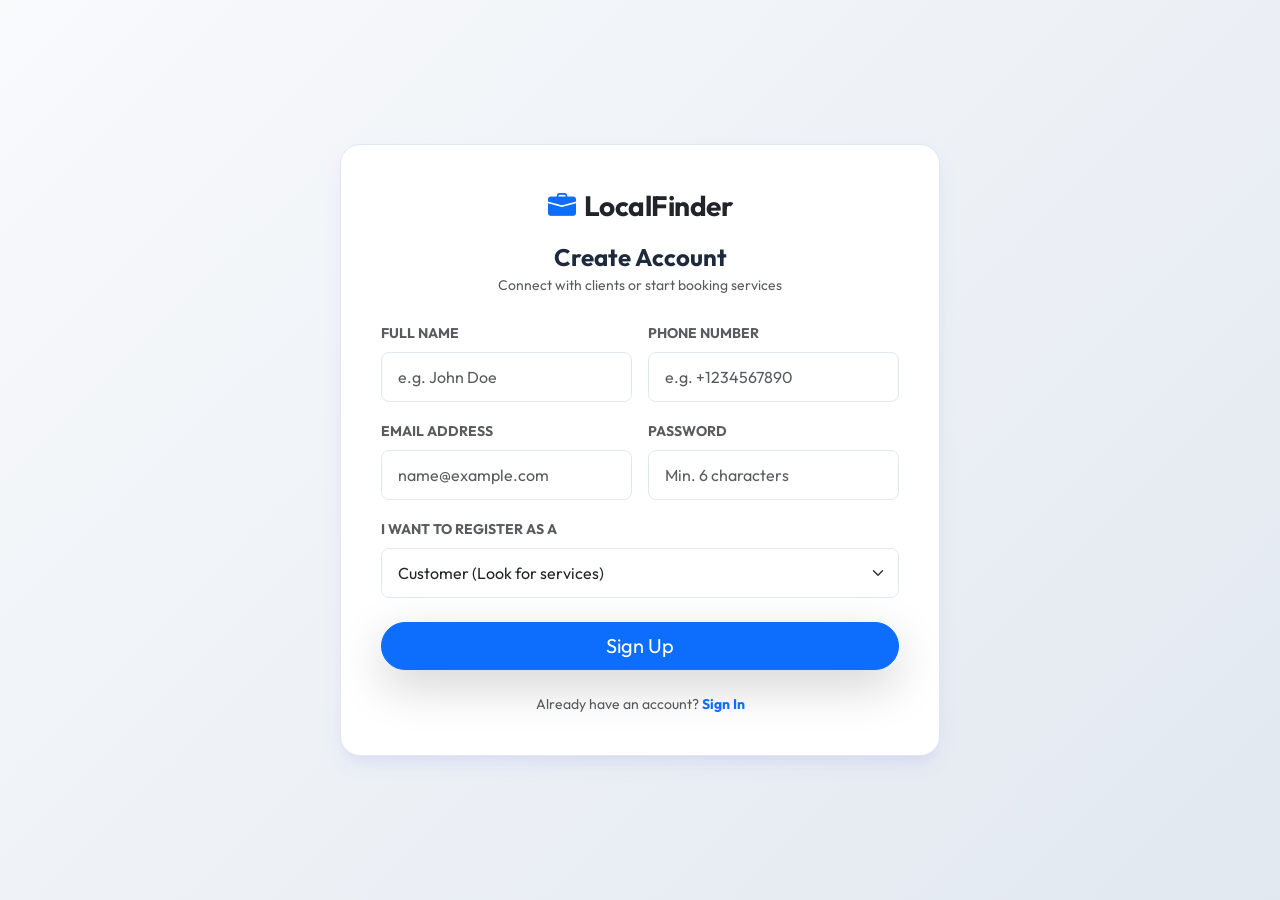
<file: src/main/resources/static/register.html>
<!DOCTYPE html>
<html lang="en">
<head>
    <meta charset="UTF-8">
    <meta name="viewport" content="width=device-width, initial-scale=1.0">
    <title>Sign Up - Local Service Finder</title>
    <link href="https://cdn.jsdelivr.net/npm/bootstrap@5.3.0/dist/css/bootstrap.min.css" rel="stylesheet">
    <link href="https://cdn.jsdelivr.net/npm/bootstrap-icons@1.10.0/font/bootstrap-icons.css" rel="stylesheet">
    <link href="css/styles.css" rel="stylesheet">
    <style>
        .register-container {
            min-height: 100vh;
            display: flex;
            align-items: center;
            justify-content: center;
            background: linear-gradient(135deg, #f8fafc 0%, #e2e8f0 100%);
            padding: 40px 0;
        }
        .register-card {
            background: white;
            border: 1px solid var(--border);
            border-radius: 20px;
            box-shadow: var(--shadow-lg);
            overflow: hidden;
            width: 100%;
            max-width: 600px;
            padding: 40px;
            animation: fadeIn 0.4s ease forwards;
        }
    </style>
</head>
<body>

    <div class="register-container">
        <div class="register-card">
            <div class="text-center mb-4">
                <a class="navbar-brand d-inline-flex align-items-center mb-3 fs-3" href="index.html">
                    <i class="bi bi-briefcase-fill me-2 text-primary"></i>
                    <span class="fw-bold text-dark">LocalFinder</span>
                </a>
                <h4 class="fw-bold mb-1">Create Account</h4>
                <p class="text-muted small">Connect with clients or start booking services</p>
            </div>

            <div id="alertBox" class="alert alert-danger d-none" role="alert"></div>
            <div id="successBox" class="alert alert-success d-none" role="alert"></div>

            <form id="registerForm">
                <div class="row g-3 mb-3">
                    <div class="col-md-6">
                        <label for="fullName" class="form-label small fw-bold text-muted">FULL NAME</label>
                        <input type="text" class="form-control form-control-custom" id="fullName" placeholder="e.g. John Doe" required>
                    </div>
                    <div class="col-md-6">
                        <label for="phone" class="form-label small fw-bold text-muted">PHONE NUMBER</label>
                        <input type="text" class="form-control form-control-custom" id="phone" placeholder="e.g. +1234567890" required>
                    </div>
                </div>

                <div class="row g-3 mb-3">
                    <div class="col-md-6">
                        <label for="email" class="form-label small fw-bold text-muted">EMAIL ADDRESS</label>
                        <input type="email" class="form-control form-control-custom" id="email" placeholder="name@example.com" required>
                    </div>
                    <div class="col-md-6">
                        <label for="password" class="form-label small fw-bold text-muted">PASSWORD</label>
                        <input type="password" class="form-control form-control-custom" id="password" placeholder="Min. 6 characters" required>
                    </div>
                </div>

                <div class="mb-4">
                    <label for="role" class="form-label small fw-bold text-muted">I WANT TO REGISTER AS A</label>
                    <select class="form-select form-control-custom" id="role" onchange="toggleRoleFields()" required>
                        <option value="USER">Customer (Look for services)</option>
                        <option value="PROVIDER">Service Provider (List my services)</option>
                    </select>
                </div>

                <!-- Provider specific fields -->
                <div id="providerFields" class="d-none">
                    <h5 class="fw-bold border-bottom pb-2 mb-3 text-primary">Service Provider Details</h5>
                    
                    <div class="row g-3 mb-3">
                        <div class="col-md-6">
                            <label for="businessName" class="form-label small fw-bold text-muted">BUSINESS NAME</label>
                            <input type="text" class="form-control form-control-custom" id="businessName" placeholder="e.g. John Plumbing Solutions">
                        </div>
                        <div class="col-md-6">
                            <label for="yearsOfExperience" class="form-label small fw-bold text-muted">YEARS OF EXPERIENCE</label>
                            <input type="number" class="form-control form-control-custom" id="yearsOfExperience" min="0" value="0">
                        </div>
                    </div>

                    <div class="row g-3 mb-3">
                        <div class="col-md-6">
                            <label for="whatsappNumber" class="form-label small fw-bold text-muted">WHATSAPP NUMBER</label>
                            <input type="text" class="form-control form-control-custom" id="whatsappNumber" placeholder="e.g. +1234567890">
                        </div>
                        <div class="col-md-6">
                            <label for="city" class="form-label small fw-bold text-muted">CITY</label>
                            <input type="text" class="form-control form-control-custom" id="city" placeholder="e.g. New York">
                        </div>
                    </div>

                    <div class="mb-3">
                        <label for="address" class="form-label small fw-bold text-muted">BUSINESS ADDRESS</label>
                        <input type="text" class="form-control form-control-custom" id="address" placeholder="e.g. 123 Main St, Apt 4">
                    </div>

                    <div class="mb-4">
                        <label for="bio" class="form-label small fw-bold text-muted">BIO / BUSINESS DESCRIPTION</label>
                        <textarea class="form-control form-control-custom" id="bio" rows="3" placeholder="Tell customers about your services, pricing guidelines, and schedule..."></textarea>
                    </div>
                </div>

                <div class="d-grid mb-3">
                    <button type="submit" class="btn btn-primary btn-lg rounded-pill shadow-lg">Sign Up</button>
                </div>

                <div class="text-center mt-4">
                    <p class="text-muted small mb-0">Already have an account? <a href="login.html" class="fw-bold text-primary text-decoration-none">Sign In</a></p>
                </div>
            </form>
        </div>
    </div>

    <!-- Script loading -->
    <script src="js/auth.js"></script>
    <script>
        document.addEventListener("DOMContentLoaded", function() {
            const urlParams = new URLSearchParams(window.location.search);
            const role = urlParams.get('role');
            if (role === 'PROVIDER' || role === 'provider') {
                document.getElementById("role").value = 'PROVIDER';
                toggleRoleFields();
            }
        });

        function toggleRoleFields() {
            const role = document.getElementById("role").value;
            const providerFields = document.getElementById("providerFields");
            
            if (role === "PROVIDER") {
                providerFields.classList.remove("d-none");
                // Make provider elements required
                document.getElementById("businessName").required = true;
                document.getElementById("city").required = true;
                document.getElementById("whatsappNumber").required = true;
            } else {
                providerFields.classList.add("d-none");
                // Remove required status
                document.getElementById("businessName").required = false;
                document.getElementById("city").required = false;
                document.getElementById("whatsappNumber").required = false;
            }
        }

        document.getElementById("registerForm").addEventListener("submit", function(e) {
            e.preventDefault();

            const alertBox = document.getElementById("alertBox");
            const successBox = document.getElementById("successBox");
            alertBox.classList.add("d-none");
            successBox.classList.add("d-none");

            const payload = {
                fullName: document.getElementById("fullName").value,
                phone: document.getElementById("phone").value,
                email: document.getElementById("email").value,
                password: document.getElementById("password").value,
                role: document.getElementById("role").value
            };

            if (payload.role === "PROVIDER") {
                payload.businessName = document.getElementById("businessName").value;
                payload.yearsOfExperience = parseInt(document.getElementById("yearsOfExperience").value) || 0;
                payload.whatsappNumber = document.getElementById("whatsappNumber").value;
                payload.city = document.getElementById("city").value;
                payload.address = document.getElementById("address").value;
                payload.bio = document.getElementById("bio").value;
            }

            fetch("/api/auth/register", {
                method: "POST",
                headers: {
                    "Content-Type": "application/json"
                },
                body: JSON.stringify(payload)
            })
            .then(res => {
                if (!res.ok) {
                    return res.json().then(err => { throw new Error(err.error || "Registration failed") });
                }
                return res.json();
            })
            .then(data => {
                successBox.textContent = "Account created successfully! Redirecting to login...";
                successBox.classList.remove("d-none");
                document.getElementById("registerForm").reset();
                setTimeout(() => {
                    window.location.href = "login.html";
                }, 2000);
            })
            .catch(err => {
                alertBox.textContent = err.message;
                alertBox.classList.remove("d-none");
            });
        });
    </script>
</body>
</html>
</file>
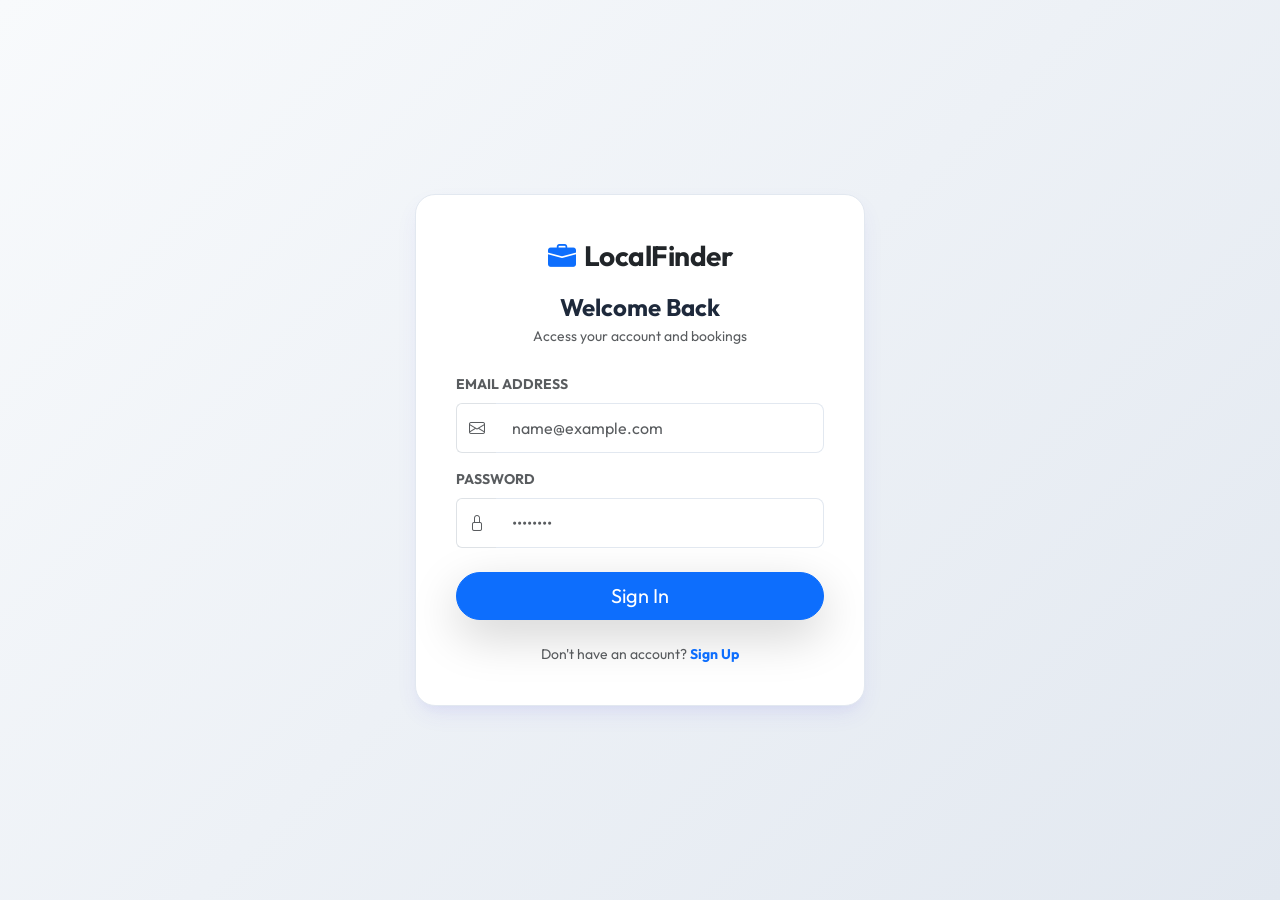
<file: src/main/resources/static/user-dashboard.html>
<!DOCTYPE html>
<html lang="en">
<head>
    <meta charset="UTF-8">
    <meta name="viewport" content="width=device-width, initial-scale=1.0">
    <title>Customer Dashboard - Local Service Finder</title>
    <link href="https://cdn.jsdelivr.net/npm/bootstrap@5.3.0/dist/css/bootstrap.min.css" rel="stylesheet">
    <link href="https://cdn.jsdelivr.net/npm/bootstrap-icons@1.10.0/font/bootstrap-icons.css" rel="stylesheet">
    <link href="css/styles.css" rel="stylesheet">
</head>
<body>

    <!-- Header Navigation -->
    <nav class="navbar navbar-expand-lg navbar-custom sticky-top py-3">
        <div class="container">
            <a class="navbar-brand d-flex align-items-center" href="index.html">
                <i class="bi bi-briefcase-fill me-2 fs-3 text-primary"></i>
                <span>LocalFinder</span>
            </a>
            <button class="navbar-toggler border-0" type="button" data-bs-toggle="collapse" data-bs-target="#navbarNav" aria-controls="navbarNav" aria-expanded="false" aria-label="Toggle navigation">
                <span class="navbar-toggler-icon"></span>
            </button>
            <div class="collapse navbar-collapse" id="navbarNav">
                <ul class="navbar-nav me-auto mb-2 mb-lg-0">
                    <li class="nav-item"><a class="nav-link px-3" href="index.html">Home</a></li>
                    <li class="nav-item"><a class="nav-link px-3 active" href="#">Dashboard</a></li>
                </ul>
                <ul class="navbar-nav align-items-center" id="navAuthSection">
                    <!-- Dynamically loaded -->
                </ul>
            </div>
        </div>
    </nav>

    <div class="container py-5">
        <div class="row">
            <!-- Sidebar Navigation -->
            <div class="col-lg-3 mb-4">
                <div class="dashboard-card text-center mb-3">
                    <img id="userAvatar" src="https://images.unsplash.com/photo-1500648767791-00dcc994a43e?w=150" class="rounded-circle mb-3 border border-3 border-primary" width="100" height="100" style="object-fit: cover;">
                    <h5 id="userNameLabel" class="fw-bold mb-1">Customer Name</h5>
                    <p class="text-muted small">Customer Account</p>
                </div>
                <div class="list-group list-group-flush shadow-sm rounded-4 overflow-hidden border">
                    <a href="#" class="list-group-item list-group-item-action active p-3" onclick="showTab('bookingsTab', this)">
                        <i class="bi bi-calendar2-week me-2"></i>My Bookings
                    </a>
                    <a href="#" class="list-group-item list-group-item-action p-3" onclick="showTab('profileTab', this)">
                        <i class="bi bi-person-gear me-2"></i>Edit Profile
                    </a>
                    <a href="#" class="list-group-item list-group-item-action p-3" onclick="showTab('feedbackTab', this)">
                        <i class="bi bi-chat-left-dots me-2"></i>Support Tickets
                    </a>
                </div>
            </div>

            <!-- Main Content Area -->
            <div class="col-lg-9">
                <!-- Bookings Tab -->
                <div id="bookingsTab" class="dashboard-tab animate-fade-in">
                    <h4 class="fw-bold mb-4">Booking History</h4>
                    <div id="bookingsList" class="row g-3">
                        <div class="text-center py-5">
                            <div class="spinner-border text-primary" role="status">
                                <span class="visually-hidden">Loading bookings...</span>
                            </div>
                        </div>
                    </div>
                </div>

                <!-- Profile Tab -->
                <div id="profileTab" class="dashboard-tab d-none animate-fade-in">
                    <h4 class="fw-bold mb-4">Profile Settings</h4>
                    <div class="card p-4 border rounded-4 shadow-sm">
                        <div id="profileAlert" class="alert alert-success d-none"></div>
                        <form id="profileForm">
                            <div class="mb-3">
                                <label for="profileName" class="form-label small fw-bold text-muted">FULL NAME</label>
                                <input type="text" class="form-control form-control-custom" id="profileName" required>
                            </div>
                            <div class="mb-3">
                                <label for="profilePhone" class="form-label small fw-bold text-muted">PHONE NUMBER</label>
                                <input type="text" class="form-control form-control-custom" id="profilePhone" required>
                            </div>
                            <div class="mb-4">
                                <label for="profileImage" class="form-label small fw-bold text-muted">AVATAR IMAGE URL</label>
                                <input type="url" class="form-control form-control-custom" id="profileImage" placeholder="https://example.com/avatar.jpg">
                            </div>
                            <button type="submit" class="btn btn-primary px-4 rounded-pill">Save Profile</button>
                        </form>
                    </div>
                </div>

                <!-- Feedback Tab -->
                <div id="feedbackTab" class="dashboard-tab d-none animate-fade-in">
                    <div class="d-flex justify-content-between align-items-center mb-4">
                        <h4 class="fw-bold mb-0">Support Tickets</h4>
                        <button class="btn btn-primary rounded-pill btn-sm px-3" data-bs-toggle="modal" data-bs-target="#feedbackModal">Create Ticket</button>
                    </div>
                    <div id="feedbackList" class="row g-3">
                        <!-- Loaded dynamically -->
                    </div>
                </div>
            </div>
        </div>
    </div>

    <!-- Rating Modal -->
    <div class="modal fade" id="ratingModal" tabindex="-1" aria-labelledby="ratingModalLabel" aria-hidden="true">
        <div class="modal-dialog modal-dialog-centered">
            <div class="modal-content rounded-4 border-0 shadow-lg">
                <div class="modal-header border-0 pb-0">
                    <h5 class="modal-title fw-bold" id="ratingModalLabel">Rate Booking Service</h5>
                    <button type="button" class="btn-close" data-bs-dismiss="modal" aria-label="Close"></button>
                </div>
                <form id="ratingForm">
                    <div class="modal-body py-4">
                        <input type="hidden" id="rateBookingId">
                        <div class="text-center mb-4">
                            <label class="form-label d-block text-muted small fw-bold mb-2">TAP TO RATE</label>
                            <div class="rating-stars fs-1 text-muted" style="cursor: pointer;">
                                <i class="bi bi-star rating-star" data-value="1"></i>
                                <i class="bi bi-star rating-star" data-value="2"></i>
                                <i class="bi bi-star rating-star" data-value="3"></i>
                                <i class="bi bi-star rating-star" data-value="4"></i>
                                <i class="bi bi-star rating-star" data-value="5"></i>
                            </div>
                            <input type="hidden" id="ratingValue" value="5">
                        </div>
                        <div class="mb-3">
                            <label for="comments" class="form-label small fw-bold text-muted">YOUR COMMENTS</label>
                            <textarea class="form-control form-control-custom" id="comments" rows="3" placeholder="Share your experience with this provider..." required></textarea>
                        </div>
                    </div>
                    <div class="modal-footer border-0 pt-0">
                        <button type="button" class="btn btn-secondary rounded-pill px-3" data-bs-dismiss="modal">Close</button>
                        <button type="submit" class="btn btn-primary rounded-pill px-4">Submit Rating</button>
                    </div>
                </form>
            </div>
        </div>
    </div>

    <!-- Feedback Modal -->
    <div class="modal fade" id="feedbackModal" tabindex="-1" aria-labelledby="feedbackModalLabel" aria-hidden="true">
        <div class="modal-dialog modal-dialog-centered">
            <div class="modal-content rounded-4 border-0 shadow-lg">
                <div class="modal-header border-0 pb-0">
                    <h5 class="modal-title fw-bold" id="feedbackModalLabel">Submit Helpdesk Ticket</h5>
                    <button type="button" class="btn-close" data-bs-dismiss="modal" aria-label="Close"></button>
                </div>
                <form id="feedbackForm">
                    <div class="modal-body">
                        <div class="mb-3">
                            <label for="ticketSubject" class="form-label small fw-bold text-muted">SUBJECT</label>
                            <input type="text" class="form-control form-control-custom" id="ticketSubject" placeholder="e.g. Complaint about John Plumber, Payment query..." required>
                        </div>
                        <div class="mb-3">
                            <label for="ticketMessage" class="form-label small fw-bold text-muted">EXPLAIN YOUR CONCERN</label>
                            <textarea class="form-control form-control-custom" id="ticketMessage" rows="4" placeholder="Detail your complaint or feedback clearly..." required></textarea>
                        </div>
                    </div>
                    <div class="modal-footer border-0 pt-0">
                        <button type="button" class="btn btn-secondary rounded-pill px-3" data-bs-dismiss="modal">Close</button>
                        <button type="submit" class="btn btn-primary rounded-pill px-4">Send Ticket</button>
                    </div>
                </form>
            </div>
        </div>
    </div>

    <!-- Scripts -->
    <script src="https://cdn.jsdelivr.net/npm/bootstrap@5.3.0/dist/js/bootstrap.bundle.min.js"></script>
    <script src="js/auth.js"></script>
    <script>
        // Guard route for USER
        guardRoute("USER");

        document.addEventListener("DOMContentLoaded", function() {
            loadUserProfile();
            loadUserBookings();
            loadUserTickets();

            // Set up star selector logic
            const stars = document.querySelectorAll(".rating-star");
            stars.forEach(star => {
                star.addEventListener("click", function() {
                    const value = parseInt(this.getAttribute("data-value"));
                    document.getElementById("ratingValue").value = value;
                    updateStars(value);
                });
            });

            // Handle Profile Submission
            document.getElementById("profileForm").addEventListener("submit", function(e) {
                e.preventDefault();
                updateProfileData();
            });

            // Handle Review Submission
            document.getElementById("ratingForm").addEventListener("submit", function(e) {
                e.preventDefault();
                submitReview();
            });

            // Handle Feedback Submission
            document.getElementById("feedbackForm").addEventListener("submit", function(e) {
                e.preventDefault();
                submitFeedbackTicket();
            });
        });

        function showTab(tabId, el) {
            // Hide all tabs
            document.querySelectorAll(".dashboard-tab").forEach(tab => tab.classList.add("d-none"));
            // Show target tab
            document.getElementById(tabId).classList.remove("d-none");

            // Deactivate all sidebar items
            el.parentElement.querySelectorAll(".list-group-item").forEach(item => item.classList.remove("active"));
            // Activate current
            el.classList.add("active");
        }

        function loadUserProfile() {
            fetch("/api/user/profile", { headers: getHeaders() })
                .then(res => res.json())
                .then(user => {
                    document.getElementById("userNameLabel").textContent = user.fullName;
                    document.getElementById("profileName").value = user.fullName;
                    document.getElementById("profilePhone").value = user.phone || "";
                    document.getElementById("profileImage").value = user.profileImage || "";
                    if (user.profileImage) {
                        document.getElementById("userAvatar").src = user.profileImage;
                    }
                });
        }

        function loadUserBookings() {
            fetch("/api/user/bookings", { headers: getHeaders() })
                .then(res => {
                    if (!res.ok) throw new Error("API Offline");
                    return res.json();
                })
                .then(bookings => {
                    const simulated = JSON.parse(localStorage.getItem("ls_simulated_bookings") || "[]");
                    const allBookings = [...bookings, ...simulated];
                    renderBookingsDOM(allBookings);
                })
                .catch(err => {
                    console.warn("Using local simulated bookings fallback (Demo Mode):", err);
                    const simulated = JSON.parse(localStorage.getItem("ls_simulated_bookings") || "[]");
                    renderBookingsDOM(simulated);
                });
        }

        function renderBookingsDOM(bookings) {
            const list = document.getElementById("bookingsList");
            list.innerHTML = "";

            if (bookings.length === 0) {
                list.innerHTML = `
                    <div class="col-12 text-center py-5">
                        <i class="bi bi-calendar2-x fs-1 text-muted mb-2"></i>
                        <h6 class="text-muted">You have no booked services yet.</h6>
                        <a href="index.html" class="btn btn-primary rounded-pill px-4 mt-2">Find a Service</a>
                    </div>
                `;
                return;
            }

            bookings.forEach(b => {
                let statusClass = "badge-pending";
                if (b.status === "ACCEPTED") statusClass = "badge-accepted";
                else if (b.status === "COMPLETED") statusClass = "badge-completed";
                else if (b.status === "CANCELLED") statusClass = "badge-cancelled";
                else if (b.status === "REJECTED") statusClass = "badge-rejected";

                let actionBtn = "";
                if (b.status === "PENDING" || b.status === "ACCEPTED") {
                    actionBtn = `<button class="btn btn-sm btn-outline-danger rounded-pill px-3" onclick="cancelBooking(${b.id})">Cancel</button>`;
                } else if (b.status === "COMPLETED") {
                    actionBtn = `<button class="btn btn-sm btn-primary rounded-pill px-3" onclick="openRatingModal(${b.id})"><i class="bi bi-star-fill me-1"></i>Rate Service</button>`;
                }

                const card = `
                    <div class="col-12">
                        <div class="card p-4 border rounded-4 shadow-sm animate-fade-in">
                            <div class="row align-items-center">
                                <div class="col-md-6">
                                    <span class="badge ${statusClass} px-3 py-2 rounded-pill mb-2">${b.status}</span>
                                    <h5 class="fw-bold mb-1">${b.service.title}</h5>
                                    <p class="text-muted small mb-1"><i class="bi bi-person me-1"></i>Provider: <strong>${b.service.provider ? (b.service.provider.businessName || b.service.provider.user.fullName) : "Verified Provider"}</strong></p>
                                    <p class="text-muted small mb-0"><i class="bi bi-calendar2-event me-1"></i>Schedule Date: ${new Date(b.bookingDate).toLocaleString()}</p>
                                </div>
                                <div class="col-md-3 text-md-center py-2 py-md-0">
                                    <span class="text-muted small d-block">TOTAL PRICE</span>
                                    <h4 class="fw-bold text-primary mb-0">₹${b.totalPrice}</h4>
                                </div>
                                <div class="col-md-3 text-md-end">
                                    ${actionBtn}
                                </div>
                            </div>
                            ${b.notes ? `<div class="mt-3 p-2 bg-light rounded text-muted small"><i class="bi bi-sticky me-2"></i>Notes: ${b.notes}</div>` : ''}
                        </div>
                    </div>
                `;
                list.innerHTML += card;
            });
        }

        function cancelBooking(id) {
            if (!confirm("Are you sure you want to cancel this booking?")) return;

            // Check if it's a simulated booking first
            const simulated = JSON.parse(localStorage.getItem("ls_simulated_bookings") || "[]");
            const simIndex = simulated.findIndex(b => b.id == id);
            if (simIndex !== -1) {
                simulated[simIndex].status = "CANCELLED";
                localStorage.setItem("ls_simulated_bookings", JSON.stringify(simulated));
                alert("Simulated booking cancelled successfully.");
                loadUserBookings();
                return;
            }

            fetch(`/api/user/bookings/${id}/cancel`, {
                method: "PUT",
                headers: getHeaders()
            })
            .then(res => res.json())
            .then(() => {
                loadUserBookings();
            })
            .catch(err => {
                console.warn("API Offline, reloading bookings.");
                loadUserBookings();
            });
        }

        function openRatingModal(bookingId) {
            document.getElementById("rateBookingId").value = bookingId;
            document.getElementById("comments").value = "";
            document.getElementById("ratingValue").value = 5;
            updateStars(5);
            new bootstrap.Modal(document.getElementById('ratingModal')).show();
        }

        function updateStars(val) {
            const stars = document.querySelectorAll(".rating-star");
            stars.forEach((star, index) => {
                if (index < val) {
                    star.classList.remove("bi-star");
                    star.classList.add("bi-star-fill");
                    star.style.color = "#f59e0b";
                } else {
                    star.classList.remove("bi-star-fill");
                    star.classList.add("bi-star");
                    star.style.color = "";
                }
            });
        }

        function submitReview() {
            const bookingId = document.getElementById("rateBookingId").value;
            const ratingValue = parseInt(document.getElementById("ratingValue").value);
            const comments = document.getElementById("comments").value;

            fetch(`/api/user/bookings/${bookingId}/rate`, {
                method: "POST",
                headers: getHeaders(),
                body: JSON.stringify({ ratingValue, comments })
            })
            .then(res => {
                if (!res.ok) throw new Error("Rating already submitted or error occurred.");
                return res.json();
            })
            .then(() => {
                bootstrap.Modal.getInstance(document.getElementById('ratingModal')).hide();
                loadUserBookings();
            })
            .catch(err => alert(err.message));
        }

        function loadUserTickets() {
            fetch("/api/admin/feedback", { headers: getHeaders() })
                .then(res => res.json())
                .then(tickets => {
                    // Filter feedback belonging to logged-in user
                    const user = getUser();
                    const list = document.getElementById("feedbackList");
                    list.innerHTML = "";

                    const myTickets = tickets.filter(t => t.user.id === user.id);

                    if (myTickets.length === 0) {
                        list.innerHTML = `<p class="text-center text-muted py-5">You haven't submitted any complaints or ticket requests yet.</p>`;
                        return;
                    }

                    myTickets.forEach(t => {
                        const statusClass = t.status === "PENDING" ? "badge bg-warning-subtle text-warning" : "badge bg-success-subtle text-success";
                        const item = `
                            <div class="col-12">
                                <div class="card p-3 border rounded-3 shadow-sm animate-fade-in">
                                    <div class="d-flex justify-content-between align-items-center mb-2">
                                        <h6 class="fw-bold mb-0">${t.subject}</h6>
                                        <span class="${statusClass} px-2 py-1 rounded">${t.status}</span>
                                    </div>
                                    <p class="text-muted small mb-1">${t.message}</p>
                                    <span class="text-muted small text-end d-block" style="font-size:0.75rem;">Created At: ${new Date(t.createdAt).toLocaleDateString()}</span>
                                </div>
                            </div>
                        `;
                        list.innerHTML += item;
                    });
                });
        }

        function submitFeedbackTicket() {
            const subject = document.getElementById("ticketSubject").value;
            const message = document.getElementById("ticketMessage").value;

            fetch("/api/user/feedback", {
                method: "POST",
                headers: getHeaders(),
                body: JSON.stringify({ subject, message })
            })
            .then(res => res.json())
            .then(() => {
                bootstrap.Modal.getInstance(document.getElementById('feedbackModal')).hide();
                document.getElementById("feedbackForm").reset();
                loadUserTickets();
            })
            .catch(err => alert(err.message));
        }

        function updateProfileData() {
            const fullName = document.getElementById("profileName").value;
            const phone = document.getElementById("profilePhone").value;
            const profileImage = document.getElementById("profileImage").value;

            fetch("/api/user/profile", {
                method: "PUT",
                headers: getHeaders(),
                body: JSON.stringify({ fullName, phone, profileImage })
            })
            .then(res => res.json())
            .then(updated => {
                // Update local storage user name representation
                const user = getUser();
                user.name = updated.fullName;
                localStorage.setItem("ls_user", JSON.stringify(user));

                // Notify UI
                const alert = document.getElementById("profileAlert");
                alert.textContent = "Profile updated successfully!";
                alert.classList.remove("d-none");
                setTimeout(() => alert.classList.add("d-none"), 3000);

                loadUserProfile();
            });
        }
    </script>
</body>
</html>
</file>
<file: src/main/resources/static/css/styles.css>
/* Local Service Finder - Premium Styling System */
@import url('https://fonts.googleapis.com/css2?family=Outfit:wght@300;400;500;600;700;800&display=swap');

:root {
    --primary: #4f46e5;
    --primary-hover: #4338ca;
    --secondary: #0f172a;
    --accent: #06b6d4;
    --background: #f8fafc;
    --card-bg: #ffffff;
    --text-main: #1e293b;
    --text-muted: #64748b;
    --border: #e2e8f0;
    --shadow-sm: 0 1px 3px rgba(0, 0, 0, 0.05);
    --shadow-md: 0 4px 20px -2px rgba(15, 23, 42, 0.08);
    --shadow-lg: 0 10px 25px -5px rgba(79, 70, 229, 0.1), 0 8px 10px -6px rgba(79, 70, 229, 0.05);
    --border-radius: 12px;
}

body {
    font-family: 'Outfit', sans-serif;
    background-color: var(--background);
    color: var(--text-main);
    overflow-x: hidden;
}

/* Glassmorphism Navbar */
.navbar-custom {
    background: rgba(255, 255, 255, 0.85);
    backdrop-filter: blur(12px);
    -webkit-backdrop-filter: blur(12px);
    border-bottom: 1px solid rgba(226, 232, 240, 0.8);
    transition: all 0.3s ease;
}

.navbar-brand {
    font-weight: 800;
    color: var(--primary) !important;
    letter-spacing: -0.5px;
}

.nav-link {
    font-weight: 500;
    color: var(--text-main) !important;
    transition: color 0.2s ease;
}

.nav-link:hover {
    color: var(--primary) !important;
}

/* Hero Section */
.hero-section {
    background: linear-gradient(135deg, #4f46e5 0%, #3b82f6 50%, #06b6d4 100%);
    color: white;
    padding: 100px 0 80px 0;
    border-bottom-left-radius: 40px;
    border-bottom-right-radius: 40px;
    position: relative;
    overflow: hidden;
}

.hero-section::before {
    content: '';
    position: absolute;
    top: -50%;
    right: -20%;
    width: 600px;
    height: 600px;
    background: rgba(255, 255, 255, 0.05);
    border-radius: 50%;
    pointer-events: none;
}

.search-box-container {
    background: white;
    padding: 24px;
    border-radius: 20px;
    box-shadow: var(--shadow-lg);
    margin-top: -40px;
    position: relative;
    z-index: 10;
}

/* Service Category Cards */
.category-card {
    background: var(--card-bg);
    border: 1px solid var(--border);
    border-radius: var(--border-radius);
    padding: 24px;
    text-align: center;
    transition: all 0.3s cubic-bezier(0.4, 0, 0.2, 1);
    cursor: pointer;
    box-shadow: var(--shadow-sm);
    height: 100%;
}

.category-card:hover {
    transform: translateY(-8px);
    box-shadow: var(--shadow-md);
    border-color: var(--primary);
}

.category-icon {
    font-size: 2.5rem;
    color: var(--primary);
    background: rgba(79, 70, 229, 0.08);
    width: 70px;
    height: 70px;
    line-height: 70px;
    border-radius: 50%;
    margin: 0 auto 16px auto;
    transition: all 0.3s ease;
}

.category-card:hover .category-icon {
    background: var(--primary);
    color: white;
    transform: rotate(10deg);
}

/* Service Provider Listing Cards */
.provider-card {
    background: var(--card-bg);
    border: 1px solid var(--border);
    border-radius: var(--border-radius);
    overflow: hidden;
    transition: all 0.3s ease;
    box-shadow: var(--shadow-sm);
    height: 100%;
}

.provider-card:hover {
    transform: translateY(-5px);
    box-shadow: var(--shadow-md);
}

.provider-img-container {
    height: 180px;
    overflow: hidden;
    position: relative;
}

.provider-img {
    width: 100%;
    height: 100%;
    object-fit: cover;
}

.provider-badge {
    position: absolute;
    top: 12px;
    right: 12px;
    background: rgba(15, 23, 42, 0.85);
    color: white;
    padding: 4px 10px;
    border-radius: 20px;
    font-size: 0.8rem;
    font-weight: 500;
}

.star-rating {
    color: #f59e0b;
}

/* Beautiful Badges */
.badge-pending { background-color: #fef3c7; color: #d97706; }
.badge-accepted { background-color: #dbeafe; color: #2563eb; }
.badge-completed { background-color: #d1fae5; color: #059669; }
.badge-cancelled { background-color: #fee2e2; color: #dc2626; }
.badge-rejected { background-color: #f3f4f6; color: #4b5563; }

/* Dashboard Widgets */
.dashboard-card {
    background: white;
    border: 1px solid var(--border);
    border-radius: var(--border-radius);
    padding: 24px;
    box-shadow: var(--shadow-sm);
    height: 100%;
}

.dashboard-stat-icon {
    font-size: 2.2rem;
    padding: 12px;
    border-radius: 12px;
    width: 60px;
    height: 60px;
    display: flex;
    align-items: center;
    justify-content: center;
}

/* Form Styles */
.form-control-custom {
    border-radius: 8px;
    border: 1px solid var(--border);
    padding: 12px 16px;
    transition: all 0.2s ease;
}

.form-control-custom:focus {
    border-color: var(--primary);
    box-shadow: 0 0 0 4px rgba(79, 70, 229, 0.1);
}

/* WhatsApp Floating Button Style */
.btn-whatsapp {
    background-color: #25d366;
    color: white !important;
}
.btn-whatsapp:hover {
    background-color: #128c7e;
}

/* Dynamic slider animation for provider specific register details */
#providerFields {
    transition: all 0.4s ease-in-out;
}

/* Micro-animations */
@keyframes fadeIn {
    from { opacity: 0; transform: translateY(15px); }
    to { opacity: 1; transform: translateY(0); }
}

.animate-fade-in {
    animation: fadeIn 0.4s ease forwards;
}

/* Premium Styling Enhancements */
.premium-card {
    background: rgba(255, 255, 255, 0.85);
    backdrop-filter: blur(12px);
    -webkit-backdrop-filter: blur(12px);
    border: 1px solid rgba(245, 158, 11, 0.4);
    box-shadow: 0 10px 30px -10px rgba(245, 158, 11, 0.15), 0 1px 3px rgba(0, 0, 0, 0.05);
    transition: all 0.4s cubic-bezier(0.4, 0, 0.2, 1);
    position: relative;
    overflow: hidden;
}

.premium-card::before {
    content: '';
    position: absolute;
    top: 0;
    left: 0;
    width: 4px;
    height: 100%;
    background: linear-gradient(to bottom, #f59e0b, #d97706);
}

.premium-card:hover {
    transform: translateY(-8px);
    box-shadow: 0 20px 40px -15px rgba(245, 158, 11, 0.3), 0 0 15px 2px rgba(245, 158, 11, 0.2);
    border-color: rgba(245, 158, 11, 0.8);
}

.premium-badge {
    background: linear-gradient(135deg, #f59e0b 0%, #d97706 100%);
    color: white;
    font-size: 0.75rem;
    font-weight: 700;
    letter-spacing: 0.5px;
    padding: 6px 12px;
    border-radius: 20px;
    box-shadow: 0 4px 10px rgba(245, 158, 11, 0.3);
    text-transform: uppercase;
}

.section-premium-title {
    background: linear-gradient(to right, #f59e0b, #ec4899);
    -webkit-background-clip: text;
    -webkit-text-fill-color: transparent;
    font-weight: 800;
}

.verified-badge {
    color: #3b82f6;
    margin-left: 6px;
    font-size: 1.1rem;
    vertical-align: middle;
    animation: pulse 2s infinite;
}

@keyframes pulse {
    0% { transform: scale(1); opacity: 0.9; }
    50% { transform: scale(1.1); opacity: 1; }
    100% { transform: scale(1); opacity: 0.9; }
}

/* Custom premium buttons */
.btn-premium {
    background: linear-gradient(135deg, #f59e0b 0%, #d97706 100%);
    color: white !important;
    border: none;
    font-weight: 600;
    transition: all 0.3s ease;
    box-shadow: 0 4px 15px rgba(245, 158, 11, 0.25);
}

.btn-premium:hover {
    background: linear-gradient(135deg, #d97706 0%, #b45309 100%);
    transform: translateY(-2px);
    box-shadow: 0 6px 20px rgba(245, 158, 11, 0.4);
}

/* Leaflet Map Styling */
#map {
    height: 400px;
    width: 100%;
    border-radius: 20px;
    border: 1px solid var(--border);
    box-shadow: var(--shadow-md);
    margin-bottom: 2rem;
    z-index: 1;
}

.map-popup-card {
    font-family: 'Outfit', sans-serif;
    padding: 5px;
}

.map-popup-card h6 {
    font-weight: 700;
    margin-bottom: 5px;
    color: var(--secondary);
}

.map-popup-card p {
    font-size: 0.85rem;
    color: var(--text-muted);
    margin-bottom: 8px;
}
</file>
